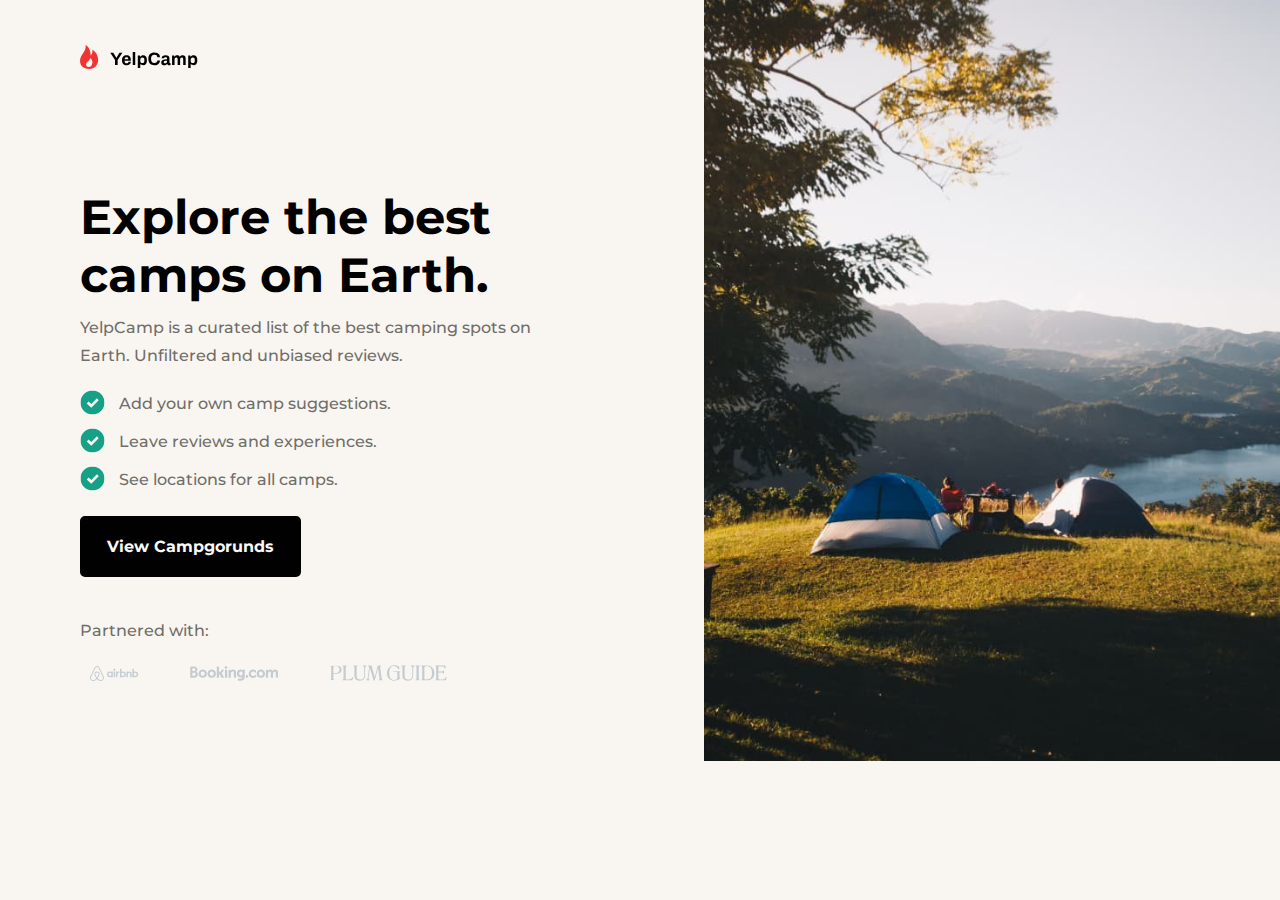
<file: index.html>
<!DOCTYPE html>

<html lang="pt-br">
<head>
    <meta name="viewport" content="width=device-width, initial-scale=1.0">
    <meta charset="utf-8">
    <title>YelpCamp</title>
    <link rel="stylesheet" href="./css/landingPage_style.css">
    <link rel="icon" type="image/png" sizes="16x16" href="./favicon/favicon-16x16.png">
</head>
<body>
    <header>
        <img src="./imgs/Logo.svg" alt="logo do site">
    </header><!--Cabeçalho-->
    <section>
        <div class="img"></div><!--Paisagem-->
        <div class="content">
            <h1>Explore the best<br> camps on Earth.</h1>
            <p>
                YelpCamp is a curated list of the best camping spots on
                <br> 
                Earth. Unfiltered and unbiased reviews.
            </p>
            <span>
                <img src="./imgs/Checkmark.svg" alt="checkmark">
                <p>Add your own camp suggestions.</p>
            </span>
            <span>
                <img src="./imgs/Checkmark.svg" alt="checkmark">
                <p>Leave reviews and experiences.</p>
            </span>
            <span>
                <img src="./imgs/Checkmark.svg" alt="checkmark">
                <p>See locations for all camps.</p>
            </span>
            <a href="./pages/home.html">View Campgorunds</a>
            <p>Partnered with:</p>
            <div class="partners_logo">
                <img src="./imgs/Airbnb.svg" alt="logo da airbnb">
                <img src="./imgs/Booking.svg" alt="logo da booking.com">
                <img src="./imgs/Plum Guide.svg" alt="logo da plum guide">
            </div><!--parceiros logo-->
        </div><!--informações-->
    </section><!--conteudo total-->
</body>
</html>
</file>
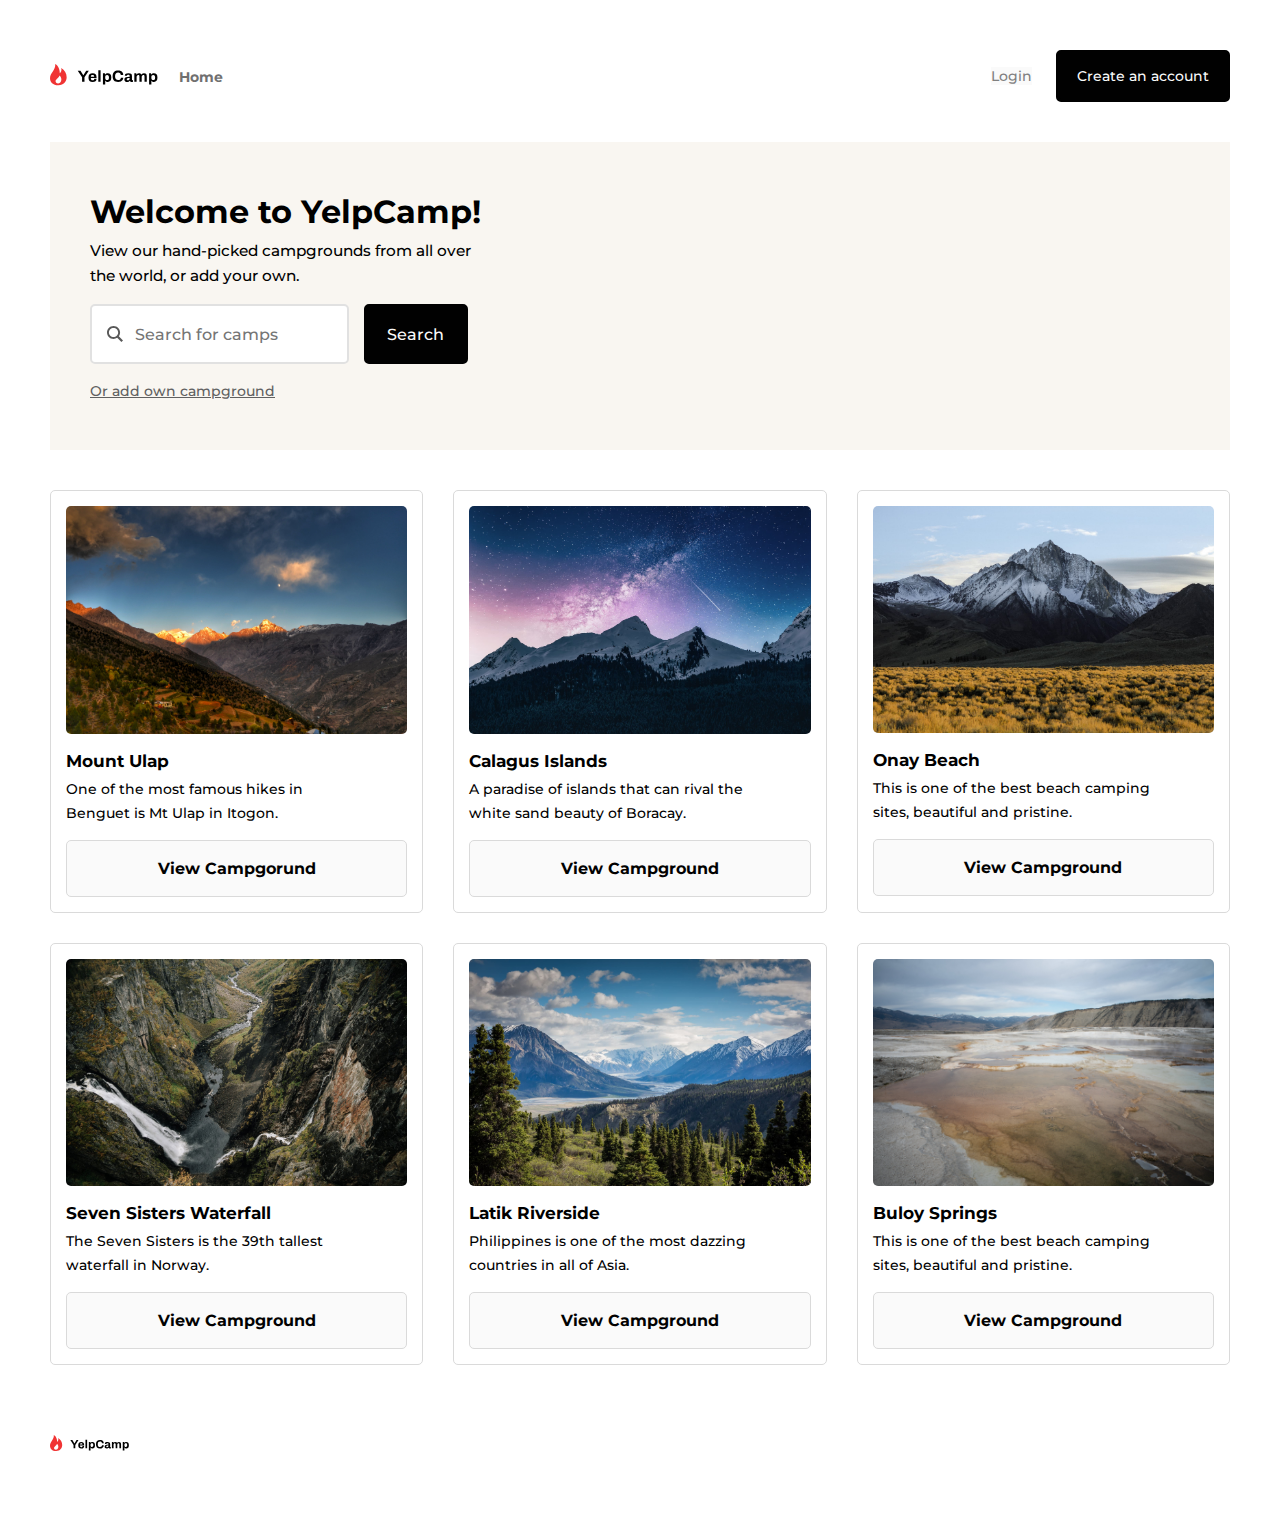
<file: pages/home.html>
<!DOCTYPE html>

<html lang="pt-br">
<head>
    <meta charset="utf-8">
    <meta name="viewport" content="width=device-width, initial-scale=1.0">
    <link rel="stylesheet" href="../css/home_style.css">
    <link rel="icon" type="image/png" sizes="16x16" href="../favicon/favicon-16x16.png">
    <title>YelpCamp - Home</title>
</head>
<body>
    <div class="center">
        <header>
            <div class="header_desk">
                <div class="logo">
                    <img src="../imgs/Logo.svg" alt="logo da empresa">
                    <a href="./home.html">Home</a>
                </div><!--Logo-->
                <div class="registerLogin_box">
                    <a href="#">Login</a>
                    <a href="#">Create an account</a>
                </div><!--register and Login Box-->
            </div><!--Desktop Header-->
            <div class="header_mob">
                <img src="../imgs/Logo.svg" alt="logo da empresa">
                <div class="menu_cont">
                    <img id="menu_open" src="../imgs/Hamburger Menu.svg" alt="logo do menu">
                    <nav>
                        <ul>
                            <li><a href="./home.html">Home</a></li>
                            <li><a href="#">Create an account</a></li>
                            <li><a href="#">Login</a></li>
                            <li><img id="menu_close" src="../imgs/Close.svg" alt="logo de fechar"></li>
                        </ul>
                    </nav>
                </div><!--Menu Container-->
                <div class="clear"></div>
            </div><!--Mobile Header-->
        </header><!--Header-->
        <div class="welcome_box">
            <h1>Welcome to YelpCamp!</h1>
            <p>
                View our hand-picked campgrounds from all over
                the world, or add your own.
            </p>
            <form>
                <div class="form_group">
                    <input type="search" placeholder="Search for camps">
                    <img src="../imgs/Search Icon.svg" alt="icone de busca">
                </div>
                <input type="button" value="Search">
            </form><!--Container Formulario-->
            <a href="#">Or add own campground</a>
        </div><!--Welcome Box-->
        <div class="campgrounds_cont">
            <div class="campgrounds_column">
                <div class="campgrounds_single">
                    <img src="../imgs/Mount Ulap.jpg" alt="Uma paisagem de Mount Ulap">
                    <h3>Mount Ulap</h3>
                    <p>
                        One of the most famous hikes in
                        Benguet is Mt Ulap in Itogon.
                    </p>
                    <a href="./campground_ulap.html">View Campgorund</a>
                </div><!--Campgrounds Single-->
                <div class="campgrounds_single">
                    <img src="../imgs/Calagus Islands.jpg" alt="Uma paisagem de Calagus Islands">
                    <h3>Calagus Islands</h3>
                    <p>
                        A paradise of islands that can rival the
                        white sand beauty of Boracay.
                    </p>
                    <a href="./campground_calagusIslands.html">View Campground</a>
                </div><!--Campgrounds Single-->
                <div class="campgrounds_single">
                    <img src="../imgs/Onay Beach.jpg" alt="Uma paisagem de Onay Beach">
                    <h3>Onay Beach</h3>
                    <p>
                        This is one of the best beach camping
                        sites, beautiful and pristine.
                    </p>
                    <a href="./campground_onayBeach.html">View Campground</a>
                </div><!--Campgrounds Single-->
            </div><!--Campgrounds Column-->
            <div class="campgrounds_column">
                <div class="campgrounds_single">
                    <img src="../imgs/Seven Sisters Waterfall.jpg" alt="Uma paisagem de Seven Sisters Waterfall">
                    <h3>Seven Sisters Waterfall</h3>
                    <p>
                        The Seven Sisters is the 39th tallest
                        waterfall in Norway.
                    </p>
                    <a href="./campground_sevenSistersWaterfall.html">View Campground</a>
                </div><!--Campgrounds Single-->
                <div class="campgrounds_single">
                    <img src="../imgs/Latik Riverside.jpg" alt="Uma paisagem de Latik Riverside">
                    <h3>Latik Riverside</h3>
                    <p>
                        Philippines is one of the most dazzing 
                        countries in all of Asia.
                    </p>
                    <a href="./campground_latikRiverside.html">View Campground</a>
                </div><!--Campgrounds Single-->
                <div class="campgrounds_single">
                    <img src="../imgs/Buloy Springs.jpg" alt="Uma paisagem de Buloy Springs">
                    <h3>Buloy Springs</h3>
                    <p>
                        This is one of the best beach camping
                        sites, beautiful and pristine.
                    </p>
                    <a href="#">View Campground</a>
                </div><!--Campgrounds Single-->
            </div><!--Campgrounds Column-->
        </div><!--Campgrounds Cont-->
        <footer>
            <img src="../imgs/Logo.svg" alt="logo da empresa">
        </footer><!--Footer-->
    </div><!--Center-->
    <script src="../jquery/jquery-3.6.4.min.js"></script>
    <script src="../js/script.js"></script>
</body>
</html>
</file>
<file: css/landingPage_style.css>
/* Definindp a fotne da pagina */
@font-face {
    font-family: Montserrat;
    src: url('../Font/Montserrat/Montserrat-VariableFont_wght.ttf');
}
/* Resetando o documento e aplicando a fonte */
* {
    padding: 0;
    margin: 0;
    box-sizing: border-box;
    font-family: 'Montserrat', sans-serif;
}
/* Tornando a altura da pagina responsiva */
html, body {
    height: 100vh;
    background-color: #f9f6f1;
}
header {
    width: 100%;
    padding: 45px 12px 12px 170px;
}
header img {
    width: 8%;
}
section {
    display: flex;
}
.img {
    background-image: url('../imgs/Hero\ Image.jpg');
    background-size: cover;
    padding-top: 57%;
    width: 41%;
    position: absolute;
    right: 0;
    z-index: 10;
    top: -20px;
    background-position: center;
}
.content {
    width: 59%;
    padding: 120px 0 0 170px;
}
.content h1 {
    font-size: 49px;
}
.content > p {
    margin: 10px 0 20px;
    line-height: 28px;
    font-size: 15px;
    color: #716e69;
    font-weight: 500;
}
.content span {
    width: 100%;
    display: inline-block;
}
.content span:not(:last-of-type) {
    margin-bottom: 13px;
} 
.content span p {
    display: inline-block;
    font-size: 15px;
    top: 2.5px;
    position: relative;
    color: #716e69;
    font-weight: 500;
}
span img {
    display: inline-block;
    margin-right: 10px;
    height: 26px;
    width: 26px; 
    vertical-align: middle;
}
.content a {
    display: inline-block;
    text-decoration: none;
    font-weight: bold;
    font-size: 15px;
    padding: 18px 24px;
    margin-top: 25px;
    transition: 0.7s;
    border-radius: 5px;
    color: #fafafa;
    border: 3px solid #010101;
    background-color: #010101;
}
.content a:hover, .content a:active {
    background-color: #fafafa;
    color: #010101;
    transform: scale(1.1);
}
.content > p:last-of-type {
    margin: 40px 0 10px;
}
.partners_logo img:nth-of-type(1) {
    width: 11%;
}
.partners_logo img:nth-of-type(2) {
    margin: 0 27px;
    width: 17.5%;
}
.partners_logo img:nth-of-type(3) {
    width: 22%;
}
/*--- Responsivo: mobile ---*/
@media screen and (max-width: 600px) {
    header {
        padding: 30px 0 30px 15px;
    }
    
    header img {
        width: 30%;
    }
    section {
        display: block;
        padding-bottom: 28px;
    }
    .img {
        width: 100%;
        padding-top: 100%;
        position: static;
    }
    .content {
        width: 100%;
        padding: 35px 10px 0 15px;
    }
    .content h1 {
        font-size: 31px;
        line-height: 35px;
    }
    .content > p {
        margin: 7px 0 20px;
        line-height: 23px;
        font-size: 14px;
    }
    .content > p br {
        display: none;
    }
    .content span p {
        font-size: 14px;
    }
    span img {
        height: 24px;
        width: 24px; 
    }
    .content a {
        font-size: 15px;
        padding: 15px 22px;
        margin-top: 25px;
    }
    .content > p:last-of-type {
        margin: 28px 0 6px;
    }    
    .partners_logo img:nth-of-type(1) {
        width: 20%;
    }
    .partners_logo img:nth-of-type(2) {
        width: 31%;
        margin: 0;
    }
    .partners_logo img:nth-of-type(3) {
        width: 40%;
    }
}
/*--- Responsivo: tablet ---*/
@media screen and (min-width: 601px) and (max-width: 1024px) {
    header {
        padding: 35px 0 35px 38px;
    }
    header img {
        width: 17%;
    }
    section {
        display: block;
        padding-bottom: 32px;
    }
    .img {
        width: 100%;
        padding-top: 100%;
        position: static;
    }
    .content {
        width: 100%;
        padding: 35px 60px 0 30px;
    }
    .content h1 {
        font-size: 40px;
        line-height: 50px;
    }
    .content h1 br {
        display: none;
    }
    .content > p {
        margin: 10px 0 13px;
        line-height: 22px;
        font-size: 14px;
    }
    .content > p br {
        display: none;
    }
    .content span:not(:last-of-type) {
        margin-bottom: 11px;
    }
    span img {
        height: 20px;
        width: 20px;
        margin-right: 5px; 
    }
    .content span p {
        font-size: 14px;
        top: 1px;   
    }
    .content a {
        font-size: 14px;
        padding: 15px 17px;
        margin-top: 20px;
    }
    .content > p:last-of-type {
        margin: 30px 0 7px;
    }    
    .partners_logo img:nth-of-type(1) {
        width: 14%;
    }
    .partners_logo img:nth-of-type(2) {
        width: 22%;
        margin: 0 15px;
    }
    .partners_logo img:nth-of-type(3) {
        width: 27%;
    }
}
@media screen and (min-width: 1280px) and (max-width: 1334px) {
    header {
        padding-left: 80px;
    }
    header img {
        width: 10%;
    }
    .img {
        padding-top: 61%;
        width: 45%;
    }
    .content {
        width: 55%;
        padding: 100px 0 0 80px;
    }
    .content h1 {
        font-size: 48px;
    }
    .content > p {
        font-size: 16px;
    }
    .content span img {
        width: 25px;
        height: 25px;
    }
    .content span p {
        font-size: 16px;
    }
    .content a {
        font-size: 16px;
    }
}
</file>
<file: css/home_style.css>
/* Definindp a fotne da pagina */
@font-face {
    font-family: Montserrat;
    src: url('../Font/Montserrat/Montserrat-VariableFont_wght.ttf');
}
/* Resetando o documento e aplicando a fonte */
* {
    padding: 0;
    margin: 0;
    box-sizing: border-box;
    font-family: 'Montserrat', sans-serif;
}
/* Tornando a altura da pagina responsiva */
html, body {
    height: 100vh;
}
/* Div de Centralização */
.center {
    padding: 40px 140px;
}
/*--- Fluxo da Pagina ---*/
.clear {
    clear: both;
}
/* Cabeçalho */
.header_mob {
    display: none;
}
.menu_cont {
    width: 100%;
}
.menu_cont > img {
    width: 20%;
    background-color: #f9f6f1;
    padding: 9px;
    transition: 0.7s;
    cursor: pointer;
    border-radius: 5px;
    float: right;
}
.menu_cont > img:hover, .menu_cont > img:active {
    transform: scale(1.1);
}
.menu_cont nav {
    position: relative;
}
.menu_cont nav ul {
    display: none;
    list-style-type: none;
    background-color: #fafafa;
    border: 2px solid #010101;
    position: absolute;
    padding: 8px;
    border-radius: 5px;
    right: 0;
    width: 95%;
}
.menu_cont nav li {
    display: inline-block;
    width: 100%;
    transition: 0.7s;
    text-align: center;
}
.menu_cont a {
    text-decoration: none;
    color: #010101;
    width: 100%;
    height: 100%;
    border-radius: 6px;
    display: inline-block;
    font-weight: bold;
    transition: 0.7s;
    padding: 10px 0;
}
.menu_cont a:hover {
    background-color: #010101;
    color: #fafafa;
    transform: scale(1.03);
}
.menu_cont li img {
    width: 9%;
    padding: 10px 0;
}
header {
    padding-bottom: 40px;
}
.header_desk {
    display: flex;
    justify-content: space-between;
}
header img {
    width: 60%;
}
.header_desk .logo {
    display: flex;
    align-items: center;
}
.logo a {
    display: inline-block;
    text-decoration: none;
    color: #707070;
    font-weight: bold;
    margin-left: 20px;
    margin-top: 2px;
    font-size: 14px;
    transition: 0.7s;
    vertical-align: middle;
}
.logo a:hover {
    transform: scale(1.1);
}
.registerLogin_box a:nth-of-type(2) {
    background-color: #010101;
    color: #fafafa;
    font-weight: 500;
    display: inline-block;
    border-radius: 5px;
    padding: 14px 18px;
    font-size: 14px;
    transition: 0.7s;
    text-decoration: none;
    border: 3px solid #010101;
}
.registerLogin_box a:nth-of-type(1) {
    color: #808080;
    background-color: #fafafa;
    border: 0;
    display: inline-block;  
    text-decoration: none;
    font-weight: 500;
    transition: 0.7s;
    margin-right: 20px;
    font-size: 14px;
}
.registerLogin_box a:nth-of-type(2):hover {
    background-color: #fafafa;
    color: #010101;
    transform: scale(1.1);
}
.registerLogin_box a:nth-of-type(1):hover {
    transform: scale(1.1);
}
/*--- Caixa Welcome ---*/
.welcome_box {
    background-color: #f9f6f1;
    padding: 50px 40px;
}
.welcome_box h1 {
    font-size: 32px;
}
.welcome_box p {
    margin-top: -18px;
    line-height: 25px;
    font-size: 15.3px;
    font-weight: 500;
    white-space: pre-line;
}
.welcome_box form {
    display: flex;
    margin: 16px 0 17px;
}
.form_group {
    position: relative;
    width: 16.5%;
}
.welcome_box input {
    height: 60px;
    font-size: 16px;
    width: 100%;
    transition: 0.7s;
    font-weight: 500;
    padding-left: 43px;
    border-radius: 5px;
    border: 2px solid #e1e1e1;
}
.form_group img {
    position: absolute;
    left: 7%;
    top: 50%;
    transform: translateY(-50%);
    z-index: 999;
}
.welcome_box .form_group input:hover {
    border-color: #ccc;
}
.welcome_box .form_group input:focus {
    outline: 0;
    border-color: #999;
}
.welcome_box form > input {
    background-color: #010101;
    color: #fafafa;
    margin-left: 15px;
    width: 7%;
    padding-left: 0;
    cursor: pointer;
    border-color: #010101;
}
.welcome_box form > input:hover {
    background-color: #fafafa;
    color: #010101;
    transform: scale(1.1);
}
.welcome_box a {
    font-size: 14px;
    color: #606060;
    font-weight: 500;
    transition: 0.7s;
    display: inline-block;
}
.welcome_box a:hover {
    color: #999;
    transform: scale(1.05) translateX(35px);
}
/*--- Container dos Campgrounds ---*/
.campgrounds_cont {
    padding: 40px 0;
    display: flex;
    flex-direction: column;
}
/*--- Colunas dos Campgrounds ---*/
.campgrounds_column {
    display: flex;
    justify-content: space-between;
}
.campgrounds_column:nth-of-type(1) {
    margin-bottom: 30px;
}
/*--- Caixa dos Campgrounds ---*/
.campgrounds_single {
    padding: 15px;
    border-radius: 5px;
    width: calc(100% / 3);
    border: 1px solid #dadada;
}
.campgrounds_single:nth-of-type(2) {
    margin: 0 30px;
}
.campgrounds_single img {
    width: 100%;
    border-radius: 5px;
}
.campgrounds_single h3 {
    font-size: 17px;
    margin-top: 13px;
}
.campgrounds_single p {
    font-weight: 500;
    font-size: 14px;
    line-height: 24px;
    margin-top: -18px;
    white-space: pre-line;
}
.campgrounds_single a {
    display: inline-block;
    margin-top: 15px;
    background-color: #fafafa;
    color: #010101;
    font-weight: bold;
    padding: 18px 0;
    transition: 0.7s;
    width: 100%;
    text-align: center;
    font-size: 16px;
    text-decoration: none;
    border: 1px solid #dadada;
    border-radius: 5px;
}
.campgrounds_single a:hover {
    background-color: #010101;
    color: #fafafa;
    border-color: #010101;
    transform: scale(1.02);
}
/*--- Rodape ---*/
footer {
    padding: 30px 0;
}
footer img {
    width: 6.75%;
}
/*--- Responsivo: mobile ---*/
@media  screen and (max-width: 600px) {
    /* Div de Centralização */
    .center {
        padding: 40px 20px;
    }
    /*--- Cabeçalho ---*/
    .header_desk {
        display: none;
    }
    .header_mob {
        display: flex;
        justify-content: space-between;
    }
    .header_mob > img {
        width: 35%;
    }
    /*--- Caixa Welcome ---*/
    .welcome_box {
        padding: 35px;
    }
    .welcome_box h1 {
        font-size: 27.9px;
    }
    .welcome_box p {
        white-space: normal;
        margin-top: 10px;
        line-height: 22px;
        font-size: 13px;
    }
    /*--- Formulário ---*/
    .welcome_box form {
        flex-wrap: wrap;
        margin: 13px 0;
    }
    .form_group img {
        top: 49%;
        transform: translateY(-49%);
    }
    .form_group input {
        padding-top: 2px;
    }
    .welcome_box form > input, .form_group, .form_group input {
        width: 100%;
    }
    .welcome_box form > input {
        margin: 15px 0 0;
    }
    .welcome_box input:nth-of-type(2) {
        margin: 7px 0 13px;
    }
    /*--- Colunas dos Campgrounds ---*/
    .campgrounds_column {
        flex-direction: column;
        justify-content: normal;
    }
    .campgrounds_column:nth-of-type(1) {
        margin-bottom: 17px;
    }
    /*--- Caixa dos Campgrounds ---*/
    .campgrounds_single {
        width: 100%;
    }
    .campgrounds_single:nth-of-type(2) {
        margin: 17px 0;
    }
    /*--- Rodape ---*/
    footer {
        padding: 25px 0;
    }
    footer img {
        width: 32%;
    }
}
/*--- Responsivo: Tablet ---*/
@media screen and (min-width: 601px) and (max-width: 1024px) {
    /* Div de Centralização */
    .center {
        padding: 40px 20px;
    }
    /*--- Cabeçalho ---*/
    .header_desk {
        display: none;
    }
    .header_mob {
        display: flex;
        justify-content: space-between;
    }
    .header_mob > img {
        width: 19%;
    }
    .menu_cont > img {
        width: 8.5%;
    }
    .menu_cont nav ul {
        width: 43%;
    }
    .menu_cont li img {
        width: 6.5%;
    }
    /*--- Caixa Welcome ---*/
    .welcome_box h1 {
        font-size: 30px;
    }
    .welcome_box p {
        font-size: 14.3px;
        margin-top: -21px;
    }
    .welcome_box form {
        margin: 10px 0 11px;
    }
    .welcome_box input {
        height: 57px;
    }
    .welcome_box input:nth-of-type(2) {
        width: 20%;
    }
    .form_group {
        width: 50%;   
    }
    .form_group input {
        padding-left: 48px;
    }
    .form_group img {
        left: 9%;
    }
    .welcome_box form > input {
        width: 20%;
    }
    /*--- Container dos Campgrounds ---*/
    .campgrounds_cont {
        flex-direction: row;
        justify-content: space-around;
    }
    /*--- Colunas dos Campgrounds ---*/
    .campgrounds_column {
        flex-direction: column;
        width: 46%;
    }
    .campgrounds_column:nth-of-type(1) {
        margin: 0;
    }
    /*--- Caixas dos Campgrounds ---*/
    .campgrounds_single {
        width: 100%;
    }
    .campgrounds_single:nth-of-type(2) {
        margin: 0;
    }
    .campgrounds_single:not(:last-of-type) {
        margin-bottom: 23px;
    }
    /*--- Rodape ---*/
    footer img {
        width: 19%;
    }
}
@media screen and (width: 768px) {
    /*--- Caixa Welcome ---*/
    .welcome_box h1 {
        font-size: 32px;
    }
    .welcome_box p {
        font-size: 15.35px;
    }
    .form_group {
        width: 39%;
    }
    .form_group img {
        left: 8%;
    }
    .welcome_box form > input {
        width: 17%;
    }
    /*--- Colunas dos Campgrounds ---*/
    .campgrounds_column {
        width: 47%;
    }
}
@media screen and (min-width: 800px) and (max-width: 820px) {
    /*--- Caixa Welcome ---*/
    .welcome_box h1 {
        font-size: 35px;
    }
    .welcome_box p {
        font-size: 16.73px;
    }
    .form_group {
        width: 41.1%;
    }
    .form_group img {
        left: 7%;
    }
    .welcome_box form > input {
        width: 17.3%;
    }
    /*--- Caixas dos Campgrounds ---*/
    .campgrounds_single:not(:last-of-type) {
        margin-bottom: 30px;
    }
}
@media screen and (width: 1280px) {
    /*--- Container para ajustes ---*/
    .center {
        padding: 50px;
    }
    /*--- Caixa Welcome ---*/
    .form_group {
        width: 23.5%;
    }
    .welcome_box form > input {
        width: 9.5%;
    }
    .form_group img {
        left: 6.5%;
    }
}
</file>
